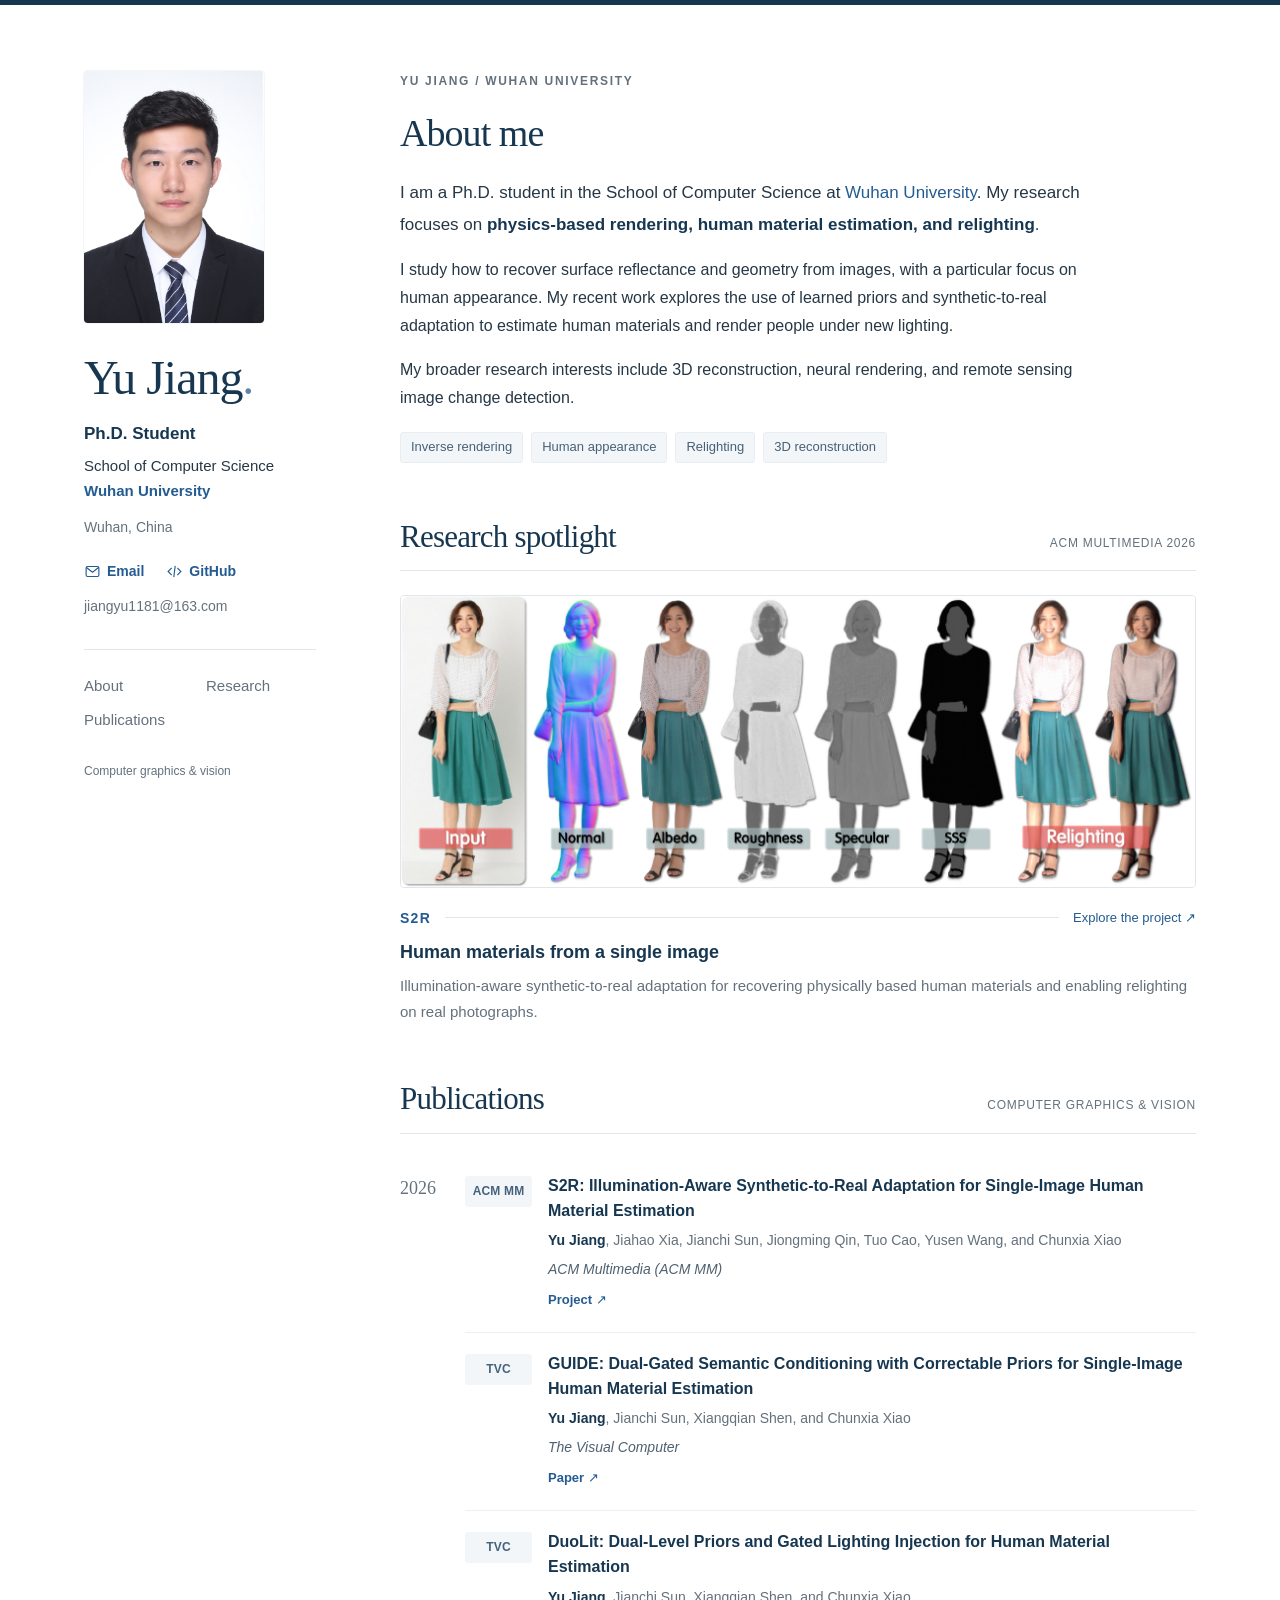
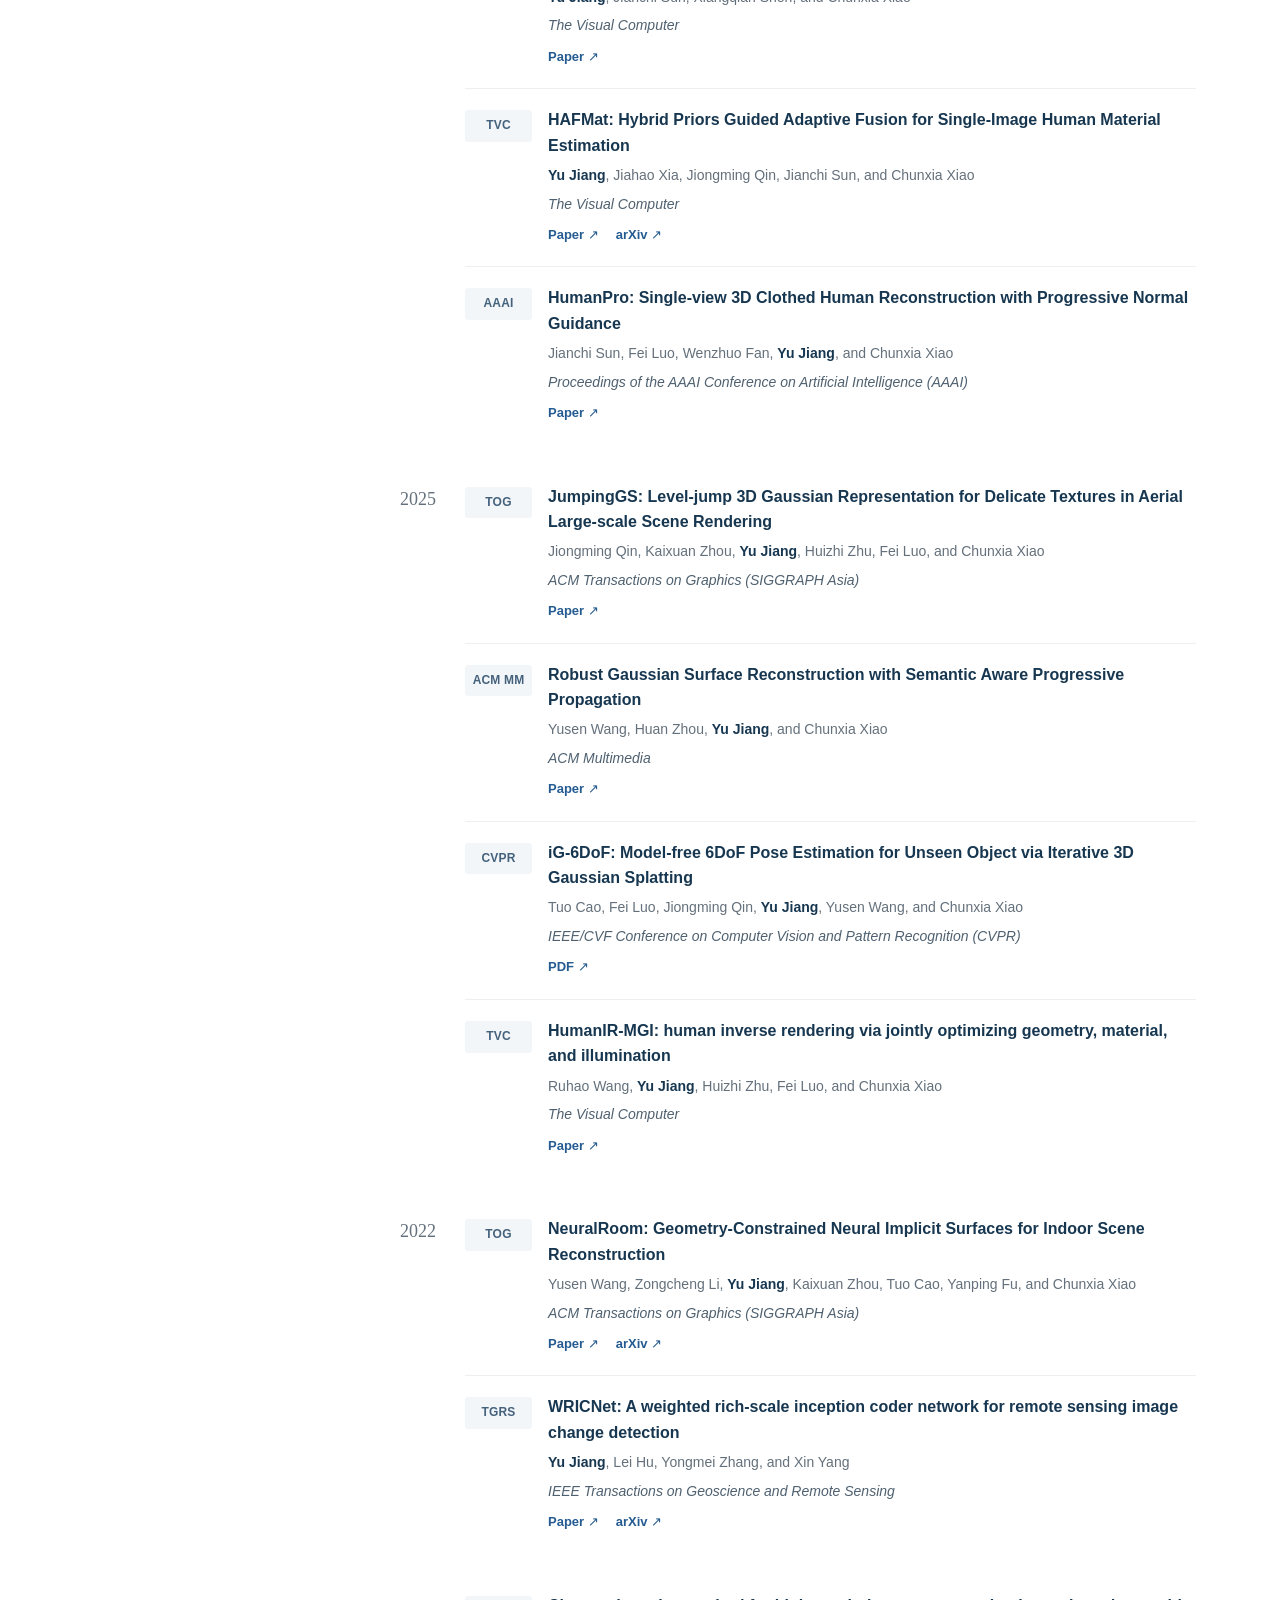
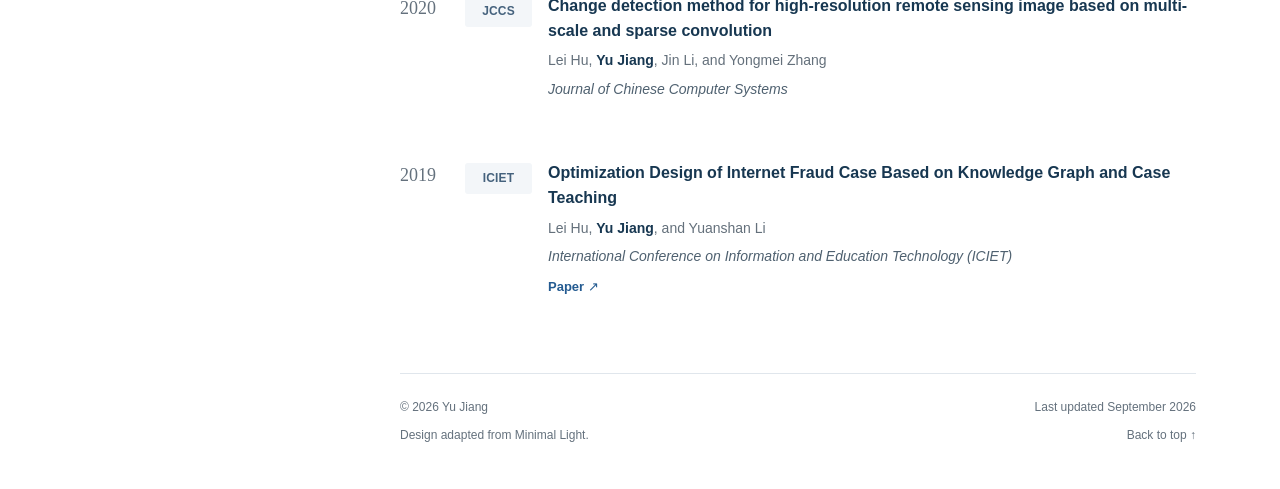
<file: index.html>
<!doctype html>
<html lang="en">
<head>
  <meta charset="utf-8">
  <meta name="viewport" content="width=device-width, initial-scale=1">
  <meta name="description" content="Yu Jiang is a Ph.D. student in Computer Science at Wuhan University. His research focuses on physics-based rendering, human material estimation, and relighting.">
  <meta name="theme-color" content="#173751">
  <meta property="og:type" content="website">
  <meta property="og:title" content="Yu Jiang | Wuhan University">
  <meta property="og:description" content="Research in human material estimation, physics-based rendering, and relighting.">
  <meta property="og:url" content="https://jiangyu1181.github.io/">
  <link rel="canonical" href="https://jiangyu1181.github.io/">
  <link rel="icon" href="assets/favicon.svg" type="image/svg+xml">
  <link rel="stylesheet" href="assets/style.css">
  <title>Yu Jiang | Wuhan University</title>
  <script type="application/ld+json">
  {"@context":"https://schema.org","@type":"Person","name":"Yu Jiang","url":"https://jiangyu1181.github.io/","image":"https://jiangyu1181.github.io/assets/yu-jiang.jpg","jobTitle":"Ph.D. Student in Computer Science","affiliation":{"@type":"CollegeOrUniversity","name":"Wuhan University"},"sameAs":["https://github.com/Jiangyu1181"],"knowsAbout":["Physics-based rendering","Human material estimation","Relighting"]}
  </script>
</head>
<body id="top">
  <a class="skip-link" href="#main">Skip to content</a>
  <div class="site-shell">
    <header class="profile">
      <a class="portrait-link" href="#about" aria-label="About Yu Jiang"><img class="portrait" src="assets/yu-jiang.jpg" alt="Portrait of Yu Jiang" width="2129" height="2981" fetchpriority="high"></a>
      <h1>Yu Jiang<span class="name-period" aria-hidden="true">.</span></h1>
      <p class="position">Ph.D. Student</p>
      <p class="affiliation">School of Computer Science<br><a href="https://en.whu.edu.cn/">Wuhan University</a></p>
      <p class="location">Wuhan, China</p>
      <div class="profile-links">
        <a href="mailto:jiangyu1181@163.com"><svg viewBox="0 0 24 24" fill="none" stroke="currentColor" stroke-width="1.6" aria-hidden="true"><rect x="3" y="5" width="18" height="14" rx="2"/><path d="m3 6 9 7 9-7"/></svg>Email</a>
        <a href="https://github.com/Jiangyu1181"><svg viewBox="0 0 24 24" fill="none" stroke="currentColor" stroke-width="1.6" aria-hidden="true"><path d="m8 7-5 5 5 5m8-10 5 5-5 5m-3-13-2 16"/></svg>GitHub</a>
      </div>
      <a class="email-address" href="mailto:jiangyu1181@163.com">jiangyu1181@163.com</a>
      <nav class="section-nav" aria-label="Page sections">
        <a href="#about">About</a>
        <a href="#research">Research</a>
        <a href="#publications">Publications</a>
      </nav>
      <p class="profile-footnote">Computer graphics &amp; vision</p>
    </header>

    <main id="main">
      <section id="about" class="about section">
        <p class="eyebrow">YU JIANG / WUHAN UNIVERSITY</p>
        <h2>About me</h2>
        <p class="intro">I am a Ph.D. student in the School of Computer Science at <a href="https://en.whu.edu.cn/">Wuhan University</a>. My research focuses on <strong>physics-based rendering, human material estimation, and relighting</strong>.</p>
        <p>I study how to recover surface reflectance and geometry from images, with a particular focus on human appearance. My recent work explores the use of learned priors and synthetic-to-real adaptation to estimate human materials and render people under new lighting.</p>
        <p>My broader research interests include 3D reconstruction, neural rendering, and remote sensing image change detection.</p>
        <div class="research-topics" aria-label="Research interests"><span>Inverse rendering</span><span>Human appearance</span><span>Relighting</span><span>3D reconstruction</span></div>
      </section>

      <section id="research" class="section featured-research">
        <div class="section-heading"><h2>Research spotlight</h2><span class="section-meta">ACM MULTIMEDIA 2026</span></div>
        <a href="S2R/" class="research-image"><img src="S2R/assets/teaser.jpg" width="6429" height="2351" alt="S2R recovers normal, albedo, roughness, specular, and subsurface scattering maps from a human image, then renders the person under new lighting."></a>
        <div class="spotlight-body">
          <div class="spotlight-name"><span>S2R</span><span class="spotlight-rule" aria-hidden="true"></span><a href="S2R/">Explore the project <span aria-hidden="true">↗</span></a></div>
          <h3>Human materials from a single image</h3>
          <p>Illumination-aware synthetic-to-real adaptation for recovering physically based human materials and enabling relighting on real photographs.</p>
        </div>
      </section>

      <section id="publications" class="section publications">
        <div class="section-heading"><h2>Publications</h2><span class="section-meta">COMPUTER GRAPHICS &amp; VISION</span></div>
        <div class="publication-year"><h3>2026</h3><div><article class="publication" id="s2r"><div class="pub-marker" aria-hidden="true">ACM MM</div><div class="pub-content"><h4><a href="S2R/">S2R: Illumination-Aware Synthetic-to-Real Adaptation for Single-Image Human Material Estimation</a></h4><p class="authors"><strong class="self-author">Yu Jiang</strong>, Jiahao Xia, Jianchi Sun, Jiongming Qin, Tuo Cao, Yusen Wang, and Chunxia Xiao</p><p class="venue">ACM Multimedia (ACM MM)</p><div class="paper-links" aria-label="Resources for S2R: Illumination-Aware Synthetic-to-Real Adaptation for Single-Image Human Material Estimation"><a href="S2R/">Project<span aria-hidden="true"> ↗</span></a></div></div></article>
<article class="publication" id="guide"><div class="pub-marker" aria-hidden="true">TVC</div><div class="pub-content"><h4><a href="https://link.springer.com/article/10.1007/s00371-026-04571-2">GUIDE: Dual-Gated Semantic Conditioning with Correctable Priors for Single-Image Human Material Estimation</a></h4><p class="authors"><strong class="self-author">Yu Jiang</strong>, Jianchi Sun, Xiangqian Shen, and Chunxia Xiao</p><p class="venue">The Visual Computer</p><div class="paper-links" aria-label="Resources for GUIDE: Dual-Gated Semantic Conditioning with Correctable Priors for Single-Image Human Material Estimation"><a href="https://link.springer.com/article/10.1007/s00371-026-04571-2">Paper<span aria-hidden="true"> ↗</span></a></div></div></article>
<article class="publication" id="duolit"><div class="pub-marker" aria-hidden="true">TVC</div><div class="pub-content"><h4><a href="https://link.springer.com/article/10.1007/s00371-026-04573-0">DuoLit: Dual-Level Priors and Gated Lighting Injection for Human Material Estimation</a></h4><p class="authors"><strong class="self-author">Yu Jiang</strong>, Jianchi Sun, Xiangqian Shen, and Chunxia Xiao</p><p class="venue">The Visual Computer</p><div class="paper-links" aria-label="Resources for DuoLit: Dual-Level Priors and Gated Lighting Injection for Human Material Estimation"><a href="https://link.springer.com/article/10.1007/s00371-026-04573-0">Paper<span aria-hidden="true"> ↗</span></a></div></div></article>
<article class="publication" id="hafmat"><div class="pub-marker" aria-hidden="true">TVC</div><div class="pub-content"><h4><a href="https://link.springer.com/article/10.1007/s00371-026-04588-7">HAFMat: Hybrid Priors Guided Adaptive Fusion for Single-Image Human Material Estimation</a></h4><p class="authors"><strong class="self-author">Yu Jiang</strong>, Jiahao Xia, Jiongming Qin, Jianchi Sun, and Chunxia Xiao</p><p class="venue">The Visual Computer</p><div class="paper-links" aria-label="Resources for HAFMat: Hybrid Priors Guided Adaptive Fusion for Single-Image Human Material Estimation"><a href="https://link.springer.com/article/10.1007/s00371-026-04588-7">Paper<span aria-hidden="true"> ↗</span></a><a href="https://arxiv.org/abs/2606.16323">arXiv<span aria-hidden="true"> ↗</span></a></div></div></article>
<article class="publication" id="humanpro"><div class="pub-marker" aria-hidden="true">AAAI</div><div class="pub-content"><h4><a href="https://ojs.aaai.org/index.php/AAAI/article/view/37875">HumanPro: Single-view 3D Clothed Human Reconstruction with Progressive Normal Guidance</a></h4><p class="authors">Jianchi Sun, Fei Luo, Wenzhuo Fan, <strong class="self-author">Yu Jiang</strong>, and Chunxia Xiao</p><p class="venue">Proceedings of the AAAI Conference on Artificial Intelligence (AAAI)</p><div class="paper-links" aria-label="Resources for HumanPro: Single-view 3D Clothed Human Reconstruction with Progressive Normal Guidance"><a href="https://ojs.aaai.org/index.php/AAAI/article/view/37875">Paper<span aria-hidden="true"> ↗</span></a></div></div></article></div></div>
<div class="publication-year"><h3>2025</h3><div><article class="publication" id="jumpinggs"><div class="pub-marker" aria-hidden="true">TOG</div><div class="pub-content"><h4><a href="https://doi.org/10.1145/3763347">JumpingGS: Level-jump 3D Gaussian Representation for Delicate Textures in Aerial Large-scale Scene Rendering</a></h4><p class="authors">Jiongming Qin, Kaixuan Zhou, <strong class="self-author">Yu Jiang</strong>, Huizhi Zhu, Fei Luo, and Chunxia Xiao</p><p class="venue">ACM Transactions on Graphics (SIGGRAPH Asia)</p><div class="paper-links" aria-label="Resources for JumpingGS: Level-jump 3D Gaussian Representation for Delicate Textures in Aerial Large-scale Scene Rendering"><a href="https://doi.org/10.1145/3763347">Paper<span aria-hidden="true"> ↗</span></a></div></div></article>
<article class="publication" id="gaussian-surface"><div class="pub-marker" aria-hidden="true">ACM MM</div><div class="pub-content"><h4><a href="https://doi.org/10.1145/3746027.3755649">Robust Gaussian Surface Reconstruction with Semantic Aware Progressive Propagation</a></h4><p class="authors">Yusen Wang, Huan Zhou, <strong class="self-author">Yu Jiang</strong>, and Chunxia Xiao</p><p class="venue">ACM Multimedia</p><div class="paper-links" aria-label="Resources for Robust Gaussian Surface Reconstruction with Semantic Aware Progressive Propagation"><a href="https://doi.org/10.1145/3746027.3755649">Paper<span aria-hidden="true"> ↗</span></a></div></div></article>
<article class="publication" id="ig6dof"><div class="pub-marker" aria-hidden="true">CVPR</div><div class="pub-content"><h4><a href="https://openaccess.thecvf.com/content/CVPR2025/papers/Cao_iG-6DoF_Model-free_6DoF_Pose_Estimation_for_Unseen_Object_via_Iterative_CVPR_2025_paper.pdf">iG-6DoF: Model-free 6DoF Pose Estimation for Unseen Object via Iterative 3D Gaussian Splatting</a></h4><p class="authors">Tuo Cao, Fei Luo, Jiongming Qin, <strong class="self-author">Yu Jiang</strong>, Yusen Wang, and Chunxia Xiao</p><p class="venue">IEEE/CVF Conference on Computer Vision and Pattern Recognition (CVPR)</p><div class="paper-links" aria-label="Resources for iG-6DoF: Model-free 6DoF Pose Estimation for Unseen Object via Iterative 3D Gaussian Splatting"><a href="https://openaccess.thecvf.com/content/CVPR2025/papers/Cao_iG-6DoF_Model-free_6DoF_Pose_Estimation_for_Unseen_Object_via_Iterative_CVPR_2025_paper.pdf">PDF<span aria-hidden="true"> ↗</span></a></div></div></article>
<article class="publication" id="humanir"><div class="pub-marker" aria-hidden="true">TVC</div><div class="pub-content"><h4><a href="https://link.springer.com/article/10.1007/s00371-025-04035-z">HumanIR-MGI: human inverse rendering via jointly optimizing geometry, material, and illumination</a></h4><p class="authors">Ruhao Wang, <strong class="self-author">Yu Jiang</strong>, Huizhi Zhu, Fei Luo, and Chunxia Xiao</p><p class="venue">The Visual Computer</p><div class="paper-links" aria-label="Resources for HumanIR-MGI: human inverse rendering via jointly optimizing geometry, material, and illumination"><a href="https://link.springer.com/article/10.1007/s00371-025-04035-z">Paper<span aria-hidden="true"> ↗</span></a></div></div></article></div></div>
<div class="publication-year"><h3>2022</h3><div><article class="publication" id="neuralroom"><div class="pub-marker" aria-hidden="true">TOG</div><div class="pub-content"><h4><a href="https://doi.org/10.1145/3550454.3555514">NeuralRoom: Geometry-Constrained Neural Implicit Surfaces for Indoor Scene Reconstruction</a></h4><p class="authors">Yusen Wang, Zongcheng Li, <strong class="self-author">Yu Jiang</strong>, Kaixuan Zhou, Tuo Cao, Yanping Fu, and Chunxia Xiao</p><p class="venue">ACM Transactions on Graphics (SIGGRAPH Asia)</p><div class="paper-links" aria-label="Resources for NeuralRoom: Geometry-Constrained Neural Implicit Surfaces for Indoor Scene Reconstruction"><a href="https://doi.org/10.1145/3550454.3555514">Paper<span aria-hidden="true"> ↗</span></a><a href="https://arxiv.org/abs/2210.06853">arXiv<span aria-hidden="true"> ↗</span></a></div></div></article>
<article class="publication" id="wricnet"><div class="pub-marker" aria-hidden="true">TGRS</div><div class="pub-content"><h4><a href="https://doi.org/10.1109/TGRS.2022.3145652">WRICNet: A weighted rich-scale inception coder network for remote sensing image change detection</a></h4><p class="authors"><strong class="self-author">Yu Jiang</strong>, Lei Hu, Yongmei Zhang, and Xin Yang</p><p class="venue">IEEE Transactions on Geoscience and Remote Sensing</p><div class="paper-links" aria-label="Resources for WRICNet: A weighted rich-scale inception coder network for remote sensing image change detection"><a href="https://doi.org/10.1109/TGRS.2022.3145652">Paper<span aria-hidden="true"> ↗</span></a><a href="https://arxiv.org/abs/2108.07955">arXiv<span aria-hidden="true"> ↗</span></a></div></div></article></div></div>
<div class="publication-year"><h3>2020</h3><div><article class="publication" id="change-detection"><div class="pub-marker" aria-hidden="true">JCCS</div><div class="pub-content"><h4>Change detection method for high-resolution remote sensing image based on multi-scale and sparse convolution</h4><p class="authors">Lei Hu, <strong class="self-author">Yu Jiang</strong>, Jin Li, and Yongmei Zhang</p><p class="venue">Journal of Chinese Computer Systems</p></div></article></div></div>
<div class="publication-year"><h3>2019</h3><div><article class="publication" id="knowledge-graph"><div class="pub-marker" aria-hidden="true">ICIET</div><div class="pub-content"><h4><a href="https://doi.org/10.1145/3323771.3323806">Optimization Design of Internet Fraud Case Based on Knowledge Graph and Case Teaching</a></h4><p class="authors">Lei Hu, <strong class="self-author">Yu Jiang</strong>, and Yuanshan Li</p><p class="venue">International Conference on Information and Education Technology (ICIET)</p><div class="paper-links" aria-label="Resources for Optimization Design of Internet Fraud Case Based on Knowledge Graph and Case Teaching"><a href="https://doi.org/10.1145/3323771.3323806">Paper<span aria-hidden="true"> ↗</span></a></div></div></article></div></div>
      </section>

      <footer class="site-footer"><p>© 2026 Yu Jiang<span>Last updated September 2026</span></p><p class="theme-credit">Design adapted from <a href="https://github.com/yaoyao-liu/minimal-light">Minimal Light</a>.<a class="back-top" href="#top">Back to top ↑</a></p></footer>
    </main>
  </div>
</body>
</html>
</file>
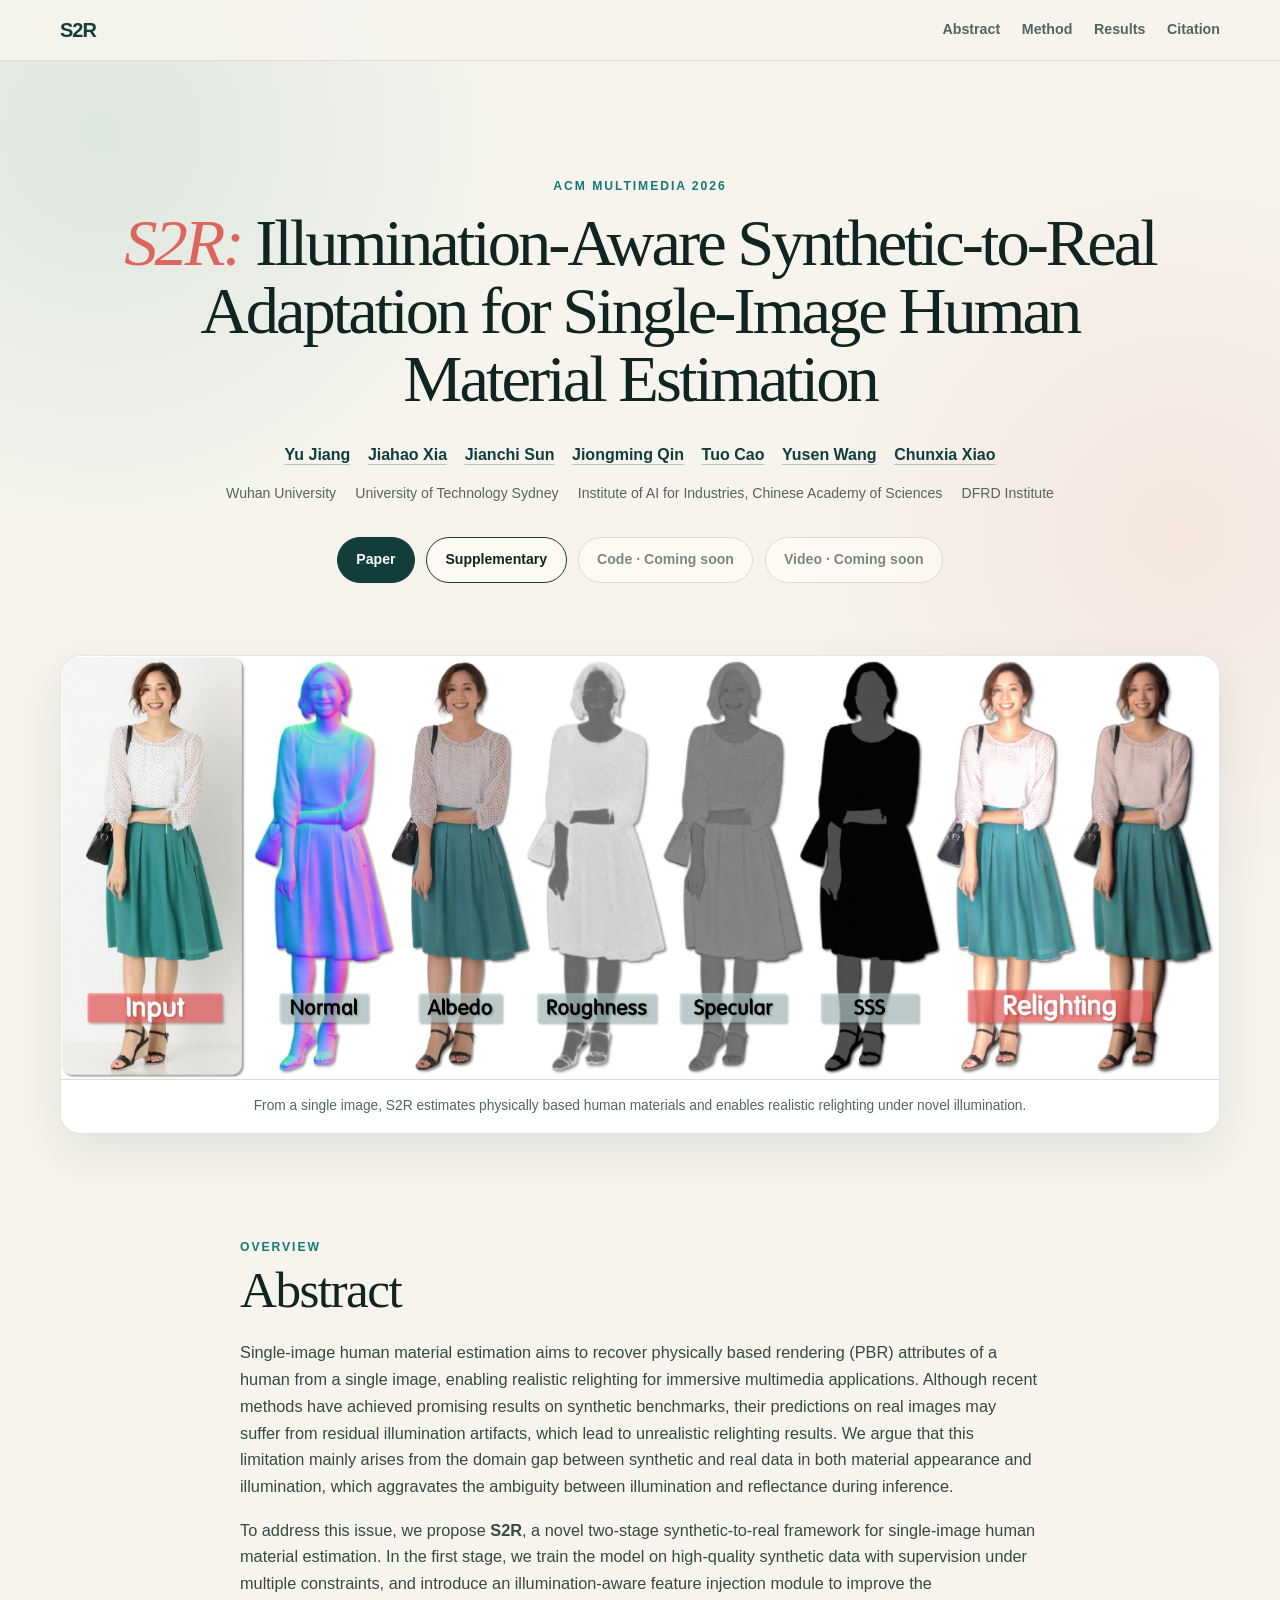
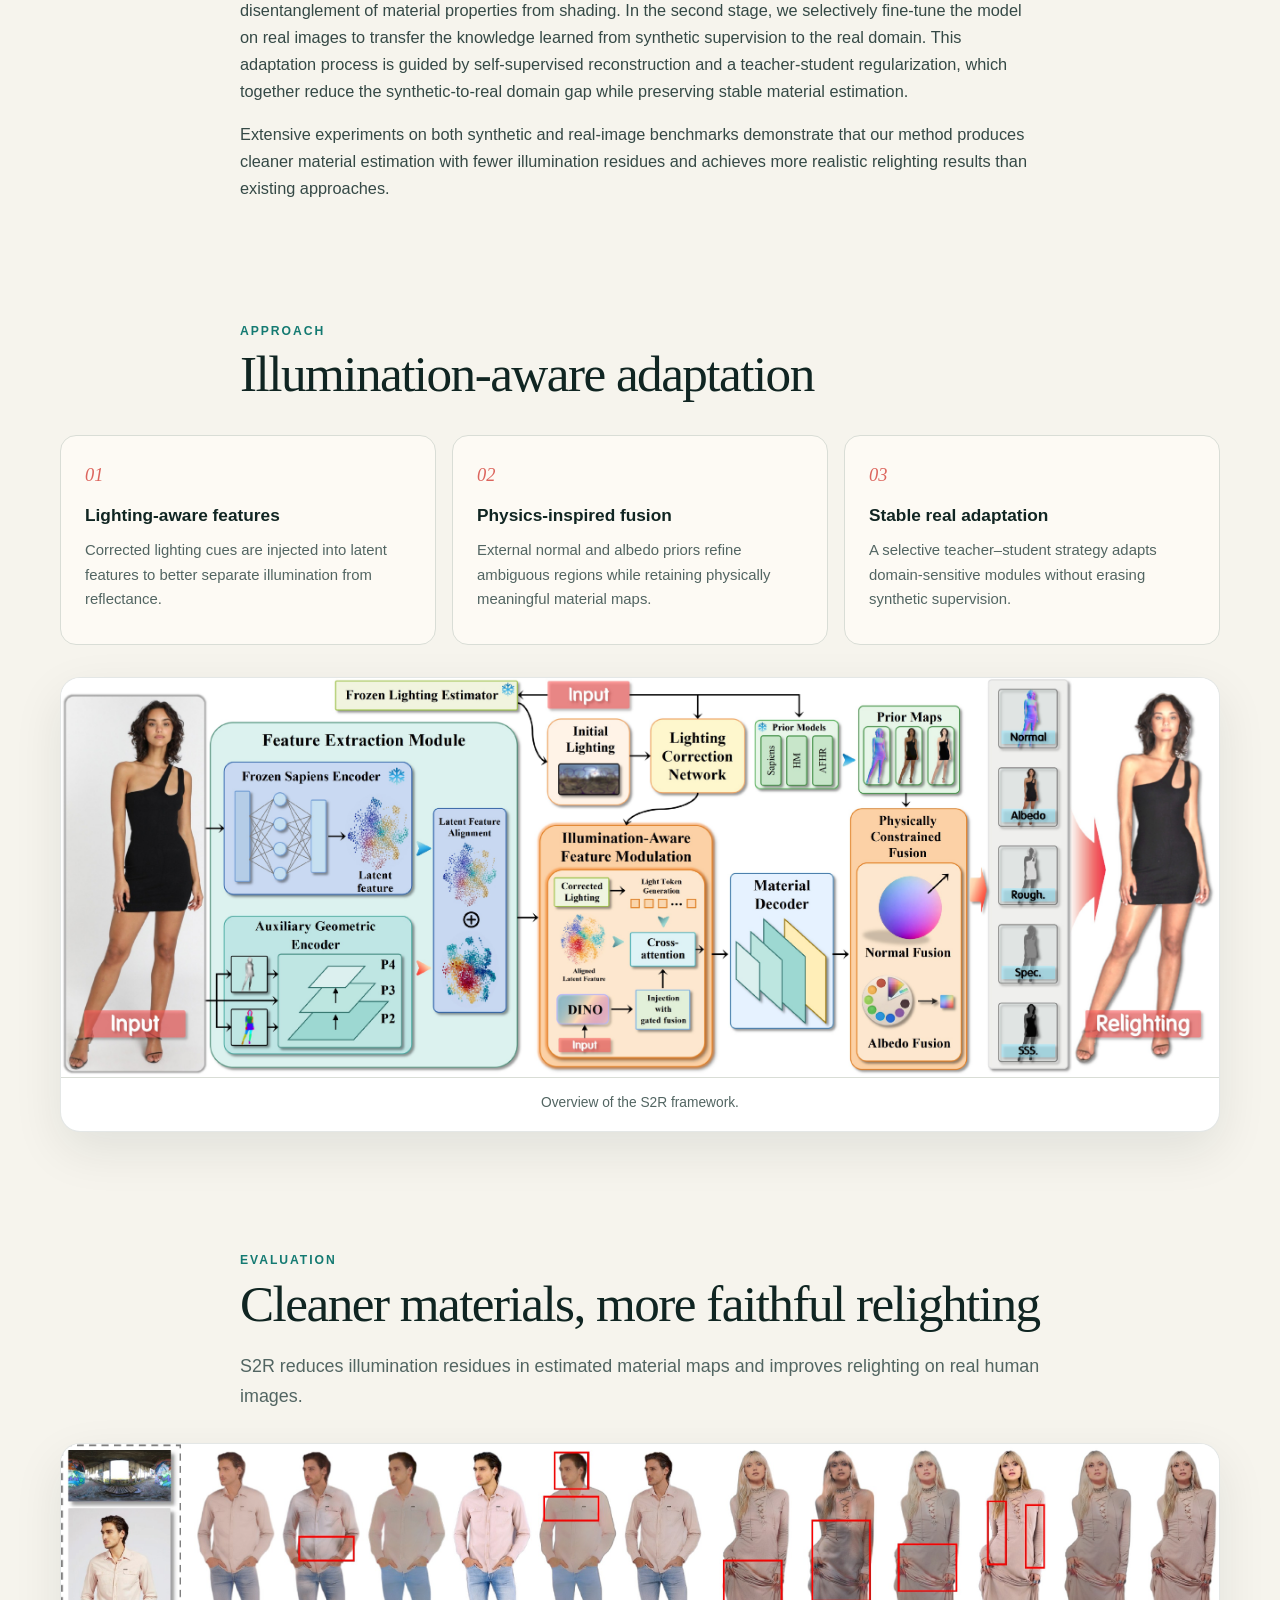
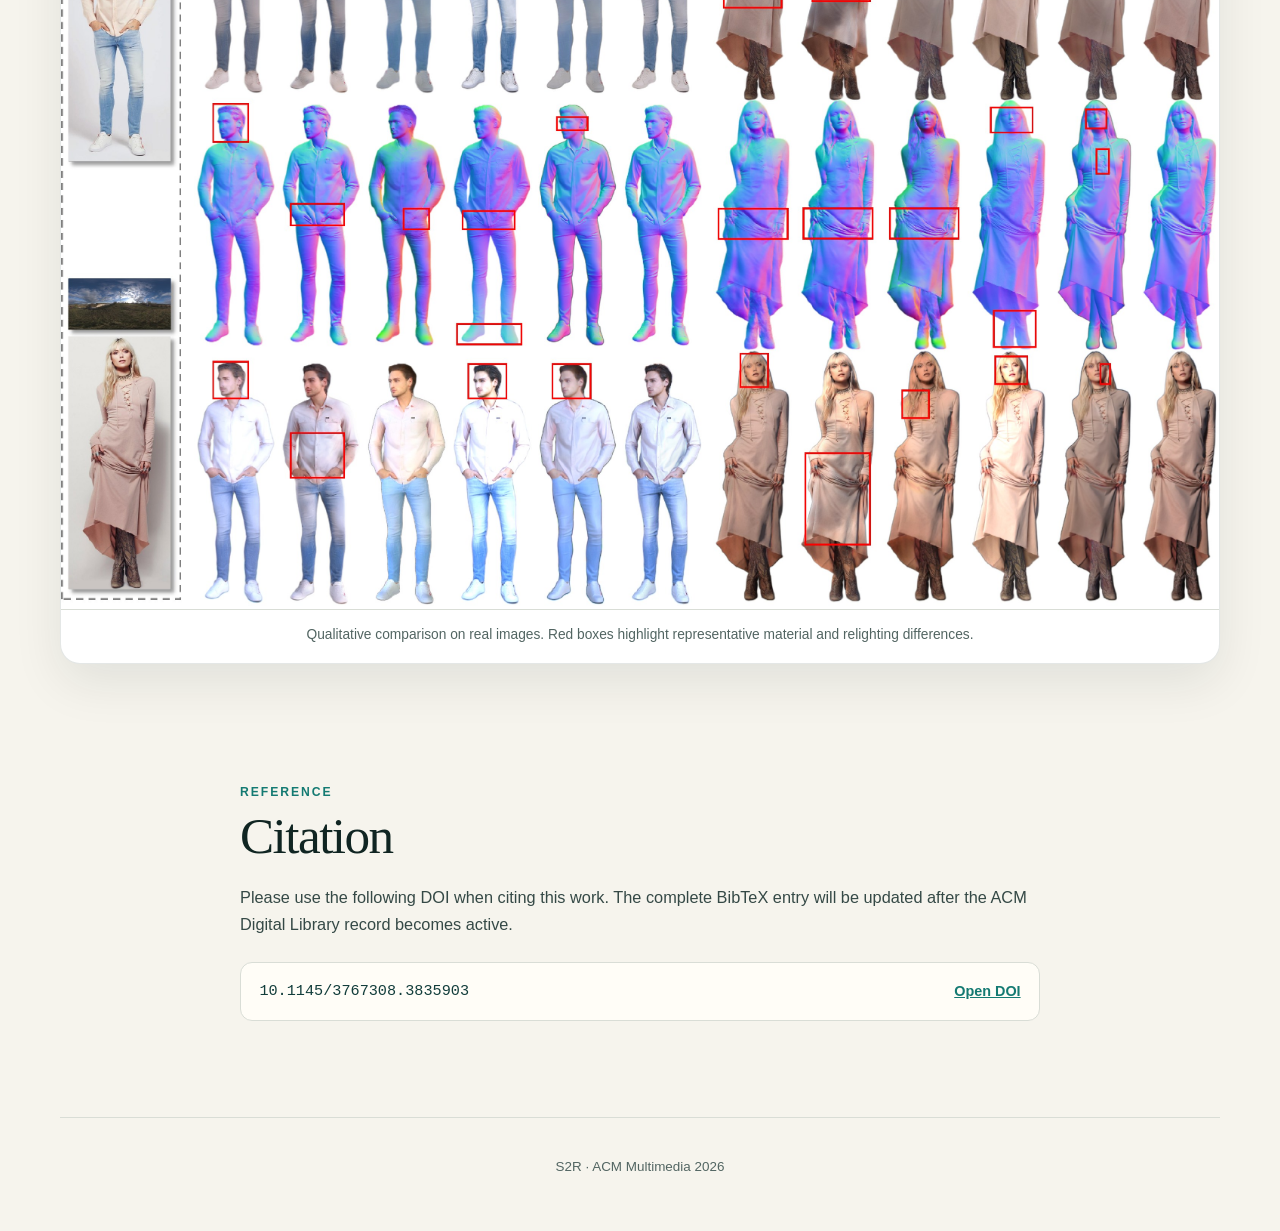
<file: S2R/index.html>
<!doctype html>
<html lang="en">
<head>
  <meta charset="utf-8">
  <meta name="viewport" content="width=device-width, initial-scale=1">
  <meta name="description" content="S2R: Illumination-Aware Synthetic-to-Real Adaptation for Single-Image Human Material Estimation. ACM Multimedia 2026.">
  <meta name="theme-color" content="#123d3b">
  <title>S2R | Single-Image Human Material Estimation</title>
  <link rel="stylesheet" href="styles.css">
</head>
<body>
  <header class="site-header">
    <a class="brand" href="#top" aria-label="S2R home">S2R</a>
    <nav aria-label="Page navigation">
      <a href="#abstract">Abstract</a>
      <a href="#method">Method</a>
      <a href="#results">Results</a>
      <a href="#citation">Citation</a>
    </nav>
  </header>

  <main id="top">
    <section class="hero">
      <div class="venue">ACM Multimedia 2026</div>
      <h1><span>S2R:</span> Illumination-Aware Synthetic-to-Real Adaptation for Single-Image Human Material Estimation</h1>

      <div class="authors" aria-label="Authors">
        <a href="mailto:jiangyu1181@whu.edu.cn">Yu Jiang</a>
        <a href="mailto:jiahao.xia-1@uts.edu.au">Jiahao Xia</a>
        <a href="mailto:sunjc0306@whu.edu.cn">Jianchi Sun</a>
        <a href="mailto:2022102110003@whu.edu.cn">Jiongming Qin</a>
        <a href="mailto:tcao@iaii.ac.cn">Tuo Cao</a>
        <a href="mailto:wangyusen@whu.edu.cn">Yusen Wang</a>
        <a href="mailto:cxxiao@whu.edu.cn">Chunxia Xiao</a>
      </div>

      <div class="affiliations">
        <span>Wuhan University</span>
        <span>University of Technology Sydney</span>
        <span>Institute of AI for Industries, Chinese Academy of Sciences</span>
        <span>DFRD Institute</span>
      </div>

      <div class="actions" aria-label="Project resources">
        <a class="button primary" href="https://doi.org/10.1145/3767308.3835903" target="_blank" rel="noreferrer">Paper</a>
        <a class="button" href="assets/S2R-Supplementary.pdf" target="_blank">Supplementary</a>
        <span class="button unavailable" aria-disabled="true">Code · Coming soon</span>
        <span class="button unavailable" aria-disabled="true">Video · Coming soon</span>
      </div>
    </section>

    <section class="figure hero-figure" aria-labelledby="teaser-caption">
      <img src="assets/teaser.jpg" alt="S2R takes a single human image and estimates normal, diffuse albedo, roughness, specular albedo, and subsurface scattering maps for relighting.">
      <p id="teaser-caption">From a single image, S2R estimates physically based human materials and enables realistic relighting under novel illumination.</p>
    </section>

    <section class="content" id="abstract">
      <div class="section-label">Overview</div>
      <h2>Abstract</h2>
      <p>Single-image human material estimation aims to recover physically based rendering (PBR) attributes of a human from a single image, enabling realistic relighting for immersive multimedia applications. Although recent methods have achieved promising results on synthetic benchmarks, their predictions on real images may suffer from residual illumination artifacts, which lead to unrealistic relighting results. We argue that this limitation mainly arises from the domain gap between synthetic and real data in both material appearance and illumination, which aggravates the ambiguity between illumination and reflectance during inference.</p>
      <p>To address this issue, we propose <strong>S2R</strong>, a novel two-stage synthetic-to-real framework for single-image human material estimation. In the first stage, we train the model on high-quality synthetic data with supervision under multiple constraints, and introduce an illumination-aware feature injection module to improve the disentanglement of material properties from shading. In the second stage, we selectively fine-tune the model on real images to transfer the knowledge learned from synthetic supervision to the real domain. This adaptation process is guided by self-supervised reconstruction and a teacher-student regularization, which together reduce the synthetic-to-real domain gap while preserving stable material estimation.</p>
      <p>Extensive experiments on both synthetic and real-image benchmarks demonstrate that our method produces cleaner material estimation with fewer illumination residues and achieves more realistic relighting results than existing approaches.</p>
    </section>

    <section class="content" id="method">
      <div class="section-label">Approach</div>
      <h2>Illumination-aware adaptation</h2>
      <div class="highlights">
        <article>
          <span>01</span>
          <h3>Lighting-aware features</h3>
          <p>Corrected lighting cues are injected into latent features to better separate illumination from reflectance.</p>
        </article>
        <article>
          <span>02</span>
          <h3>Physics-inspired fusion</h3>
          <p>External normal and albedo priors refine ambiguous regions while retaining physically meaningful material maps.</p>
        </article>
        <article>
          <span>03</span>
          <h3>Stable real adaptation</h3>
          <p>A selective teacher–student strategy adapts domain-sensitive modules without erasing synthetic supervision.</p>
        </article>
      </div>
      <figure class="figure wide">
        <img src="assets/method.jpg" alt="Overview of the S2R architecture, including feature extraction, illumination-aware feature modulation, material decoding, and physically constrained fusion.">
        <figcaption>Overview of the S2R framework.</figcaption>
      </figure>
    </section>

    <section class="content" id="results">
      <div class="section-label">Evaluation</div>
      <h2>Cleaner materials, more faithful relighting</h2>
      <p class="lead">S2R reduces illumination residues in estimated material maps and improves relighting on real human images.</p>
      <figure class="figure wide">
        <img src="assets/results.jpg" alt="Qualitative material estimation and relighting comparisons on real images across multiple baseline methods and S2R.">
        <figcaption>Qualitative comparison on real images. Red boxes highlight representative material and relighting differences.</figcaption>
      </figure>
    </section>

    <section class="content citation" id="citation">
      <div class="section-label">Reference</div>
      <h2>Citation</h2>
      <p>Please use the following DOI when citing this work. The complete BibTeX entry will be updated after the ACM Digital Library record becomes active.</p>
      <div class="doi-row">
        <code>10.1145/3767308.3835903</code>
        <a href="https://doi.org/10.1145/3767308.3835903" target="_blank" rel="noreferrer">Open DOI</a>
      </div>
    </section>
  </main>

  <footer>
    <p>S2R · ACM Multimedia 2026</p>
  </footer>
</body>
</html>
</file>
<file: assets/style.css>
/* A custom static adaptation of Minimal Light (CC0-1.0). */
:root {
  color-scheme: light;
  --ink: #263746;
  --navy: #173751;
  --blue: #245b91;
  --muted: #64717d;
  --line: #e0e6ec;
  --wash: #f3f6f9;
  --white: #fff;
  --serif: Georgia, "Times New Roman", serif;
  --sans: -apple-system, BlinkMacSystemFont, "Segoe UI", Arial, sans-serif;
}
* { box-sizing: border-box; }
html { scroll-behavior: smooth; scroll-padding-top: 2rem; }
body { margin: 0; background: var(--white); color: var(--ink); font: 1rem/1.75 var(--sans); -webkit-font-smoothing: antialiased; }
body::before { content: ""; display: block; height: 5px; background: var(--navy); }
::selection { color: var(--navy); background: #dce9f5; }
a { color: var(--blue); text-decoration: none; text-underline-offset: .2em; }
a:hover { text-decoration: underline; }
a:focus-visible, summary:focus-visible { outline: 2px solid var(--blue); outline-offset: 5px; border-radius: 2px; }
img { display: block; max-width: 100%; height: auto; }
p { margin: 0 0 1rem; }
h1, h2, h3, h4 { color: var(--navy); margin: 0; }
.site-shell { max-width: 1216px; margin: 0 auto; padding: 66px 52px 32px; display: grid; grid-template-columns: 232px minmax(0, 1fr); gap: 76px; align-items: start; }
.profile { position: sticky; top: 42px; }
.portrait-link { display: block; width: 180px; margin-bottom: 27px; }
.portrait { width: 180px; aspect-ratio: 2129/2981; object-fit: cover; border-radius: 4px; background: var(--wash); box-shadow: 0 0 0 1px #1737510d; }
.profile h1 { font: 500 3rem/1.15 var(--serif); letter-spacing: -.065rem; margin: 0 0 14px; }
.name-period { color: #5d85ac; }
.position { margin: 0 0 4px; font-size: 1.0625rem; font-weight: 600; color: var(--navy); }
.affiliation { line-height: 1.7; margin-bottom: 11px; font-size: .9375rem; }
.affiliation a { font-weight: 600; }
.location { color: var(--muted); font-size: .875rem; margin-bottom: 20px; }
.profile-links { display: flex; gap: 22px; margin-bottom: 8px; }
.profile-links a { display: flex; align-items: center; gap: 6px; font-size: .875rem; font-weight: 600; }
.profile-links svg { width: 17px; height: 17px; }
.email-address { font-size: .875rem; color: var(--muted); overflow-wrap: anywhere; }
.section-nav { border-top: 1px solid var(--line); margin-top: 29px; padding-top: 23px; display: grid; grid-template-columns: 1fr 1fr; gap: 8px 12px; }
.section-nav a { color: var(--muted); width: fit-content; font-size: .9375rem; transition: color .15s; }
.section-nav a:hover { color: var(--blue); }
.profile-footnote { font: .75rem/1.6 var(--sans); margin: 29px 0 0; color: var(--muted); }
main { min-width: 0; }
.section { margin-bottom: 54px; scroll-margin-top: 28px; }
.eyebrow { color: var(--muted); font-size: .75rem; letter-spacing: .14em; font-weight: 600; margin: 0 0 17px; }
h2 { font: 500 1.9375rem/1.3 var(--serif); letter-spacing: -.025em; }
.about h2 { margin-bottom: 19px; font-size: 2.375rem; }
.about .intro { font-size: 1.0625rem; line-height: 1.85; }
.about p:not(.eyebrow) { max-width: 720px; }
.about strong { font-weight: 600; color: var(--navy); }
.research-topics { display: flex; flex-wrap: wrap; gap: 8px; padding-top: 4px; }
.research-topics span { padding: 3px 10px; background: var(--wash); border: 1px solid #e8edf2; border-radius: 3px; color: #466076; font-size: .8125rem; }
.section-heading { display: flex; align-items: baseline; justify-content: space-between; gap: 20px; border-bottom: 1px solid var(--line); padding-bottom: 13px; margin-bottom: 24px; }
.section-meta { font-size: .75rem; color: var(--muted); letter-spacing: .06em; line-height: 1.6; text-align: right; }
.research-image { display: block; overflow: hidden; border: 1px solid var(--line); border-radius: 4px; background: #fafbfc; }
.research-image img { width: 100%; }
.research-image:focus-visible { outline-offset: 4px; }
.spotlight-body { padding: 18px 0 0; }
.spotlight-name { display: flex; align-items: center; gap: 14px; margin-bottom: 8px; }
.spotlight-name > span:first-child { font-size: .875rem; font-weight: 700; color: var(--blue); letter-spacing: .09em; }
.spotlight-rule { flex: 1; height: 1px; background: var(--line); }
.spotlight-name a { font-size: .8125rem; white-space: nowrap; }
.spotlight-body h3 { font-size: 1.125rem; line-height: 1.6; font-weight: 600; }
.spotlight-body p { color: var(--muted); margin: 6px 0 0; font-size: .9375rem; }
.publication-year { display: grid; grid-template-columns: 48px minmax(0, 1fr); gap: 17px; margin-bottom: 24px; }
.publication-year > h3 { font: 500 1.125rem/1.45 var(--serif); padding-top: 17px; color: var(--muted); }
.publication { display: grid; grid-template-columns: 67px minmax(0, 1fr); gap: 16px; padding: 18px 0 20px; border-bottom: 1px solid #edf0f3; }
.publication-year .publication:first-child { padding-top: 15px; }
.publication-year .publication:last-child { border-bottom: 0; }
.pub-marker { background: var(--wash); color: #45627d; font: 600 .75rem/1.45 var(--sans); letter-spacing: .015em; text-align: center; border-radius: 3px; align-self: start; padding: 7px 3px; margin-top: 3px; overflow-wrap: anywhere; }
.pub-content { min-width: 0; }
.publication h4 { font-size: 1rem; font-weight: 600; line-height: 1.58; margin: 0 0 6px; overflow-wrap: break-word; }
.publication h4 a { color: var(--navy); }
.publication h4 a:hover { color: var(--blue); }
.authors { font-size: .875rem; line-height: 1.7; color: #64707b; margin: 0 0 5px; }
.self-author { color: var(--navy); font-weight: 650; }
.venue { font-size: .875rem; line-height: 1.65; color: #4f6170; margin: 0; font-style: italic; }
.publication-note { display: block; font-style: normal; color: var(--muted); margin-top: 4px; font-size: .8125rem; }
.paper-links { display: flex; flex-wrap: wrap; gap: 17px; margin-top: 8px; }
.paper-links a { font-size: .8125rem; font-weight: 600; }
.paper-links span { font-weight: 400; }
.additional-publications { border: 1px solid var(--line); border-radius: 4px; margin-top: 18px; }
.additional-publications summary { padding: 14px 17px; cursor: pointer; color: var(--navy); font-size: .9375rem; }
.summary-count { float: right; color: var(--muted); font-size: .8125rem; padding-left: 10px; }
.additional-body { padding: 6px 18px 0; }
.additional-body .publication { grid-template-columns: minmax(0, 1fr); }
.additional-body .pub-marker { display: none; }
.timeline { display: grid; gap: 25px; }
.timeline-item { display: grid; grid-template-columns: 116px minmax(0, 1fr); gap: 21px; }
.item-date { color: var(--muted); font-size: .8125rem; margin: 2px 0 0; }
.timeline h3 { font-size: 1rem; line-height: 1.6; font-weight: 600; margin: 0 0 3px; }
.timeline p:not(.item-date) { font-size: .9375rem; line-height: 1.75; margin: 0; }
.timeline .muted { color: var(--muted); font-size: .875rem !important; }
.timeline .detail { color: var(--muted); font-size: .875rem !important; margin-top: 5px !important; }
.section-description { color: var(--muted); font-size: .9375rem; margin-top: -6px; margin-bottom: 23px; }
.awards { list-style: none; padding: 0; margin: 0; display: grid; gap: 19px; }
.awards li { display: grid; grid-template-columns: 116px minmax(0, 1fr); gap: 21px; }
.awards time { color: var(--muted); font-size: .8125rem; padding-top: 2px; }
.awards strong { font-size: .9375rem; color: var(--navy); font-weight: 600; }
.awards span { display: block; color: var(--muted); font-size: .875rem; }
.site-footer { padding: 23px 0 4px; border-top: 1px solid var(--line); color: var(--muted); font-size: .75rem; }
.site-footer p { margin: 0 0 7px; }
.site-footer p:first-child { display: flex; justify-content: space-between; gap: 16px; flex-wrap: wrap; }
.theme-credit { font-size: .75rem; }
.theme-credit a { color: var(--muted); }
.back-top { float: right; font-size: .75rem; }
.skip-link { position: fixed; top: -100px; left: 20px; background: white; padding: 10px 18px; z-index: 10; }
.skip-link:focus { top: 10px; }
@media (min-width: 1200px) { .site-shell { gap: 84px; } }
@media (max-width: 1024px) {
  .site-shell { padding: 48px 32px 24px; grid-template-columns: 206px minmax(0, 1fr); gap: 42px; }
  .section-meta { max-width: 150px; }
  .publication-year { grid-template-columns: 42px minmax(0, 1fr); gap: 12px; }
  .publication { grid-template-columns: minmax(0, 1fr); gap: 7px; }
  .pub-marker { width: fit-content; padding: 3px 7px; margin: 0; }
}
@media (max-width: 760px) {
  html { scroll-padding-top: 1rem; }
  .site-shell { display: block; padding: 34px 24px 24px; }
  .profile { position: static; display: grid; grid-template-columns: 112px minmax(0, 1fr); column-gap: 24px; align-items: start; padding-bottom: 25px; margin-bottom: 34px; border-bottom: 1px solid var(--line); }
  .portrait-link { grid-column: 1; grid-row: 1 / 7; width: 112px; margin: 0; }
  .portrait { width: 112px; }
  .profile h1 { grid-column: 2; font-size: 2.4375rem; margin: 0 0 7px; }
  .position, .affiliation, .location, .profile-links, .email-address { grid-column: 2; }
  .position { font-size: .9375rem; }
  .affiliation { font-size: .8125rem; margin-bottom: 6px; }
  .location { font-size: .8125rem; margin-bottom: 10px; }
  .profile-links { gap: 18px; margin-bottom: 7px; }
  .email-address { font-size: .75rem; }
  .section-nav { grid-column: 1 / -1; display: flex; flex-wrap: wrap; gap: 8px 21px; border: 0; padding: 0; margin-top: 25px; }
  .section-nav a { font-size: .875rem; }
  .profile-footnote { display: none; }
  .about h2 { font-size: 2rem; }
  .eyebrow { font-size: .75rem; margin-bottom: 12px; }
  .about .intro { font-size: 1rem; }
  .section { margin-bottom: 40px; }
  .section-heading { margin-bottom: 18px; }
  h2 { font-size: 1.6875rem; }
  .section-meta { font-size: .75rem; max-width: 140px; }
  .publication-year { grid-template-columns: 40px minmax(0, 1fr); gap: 12px; }
  .publication { padding-bottom: 18px; }
  .timeline-item, .awards li { grid-template-columns: 102px minmax(0, 1fr); gap: 15px; }
  .additional-body { padding: 3px 13px 0; }
}
@media (max-width: 420px) {
  .site-shell { padding-left: 20px; padding-right: 20px; }
  .profile { grid-template-columns: 88px minmax(0, 1fr); column-gap: 18px; }
  .portrait-link, .portrait { width: 88px; }
  .profile h1 { font-size: 2.125rem; }
  .section-meta { max-width: 95px; }
  .publication-year { display: block; }
  .publication-year > h3 { border-bottom: 1px solid var(--line); padding: 0 0 6px; }
  .timeline-item { display: block; }
  .item-date { margin-bottom: 5px; }
  .awards li { grid-template-columns: 73px minmax(0, 1fr); gap: 12px; }
  .summary-count { float: none; display: block; padding-left: 17px; }
  .back-top { float: none; display: block; margin-top: 10px; }
}
@media (prefers-reduced-motion: reduce) { html { scroll-behavior: auto; } * { transition: none !important; } }
@media (max-height: 850px) and (min-width: 761px) { .profile { position: static; } }
@media print {
  body::before, .section-nav, .profile-footnote, .skip-link, .back-top { display: none; }
  .site-shell { display: block; padding: 0; max-width: none; }
  .profile { position: static; margin-bottom: 30px; }
  .portrait-link { float: right; width: 90px; }
  .portrait { width: 90px; }
  .profile h1 { font-size: 2rem; }
  .section { margin-bottom: 26px; }
  .publication, .timeline-item, .awards li { break-inside: avoid; }
  .site-footer { margin-top: 20px; }
}
</file>
<file: S2R/styles.css>
:root {
  --ink: #102522;
  --muted: #526562;
  --paper: #f6f4ed;
  --panel: #fffdf7;
  --line: #d9ddd6;
  --teal: #147a72;
  --teal-dark: #123d3b;
  --coral: #dc655d;
  --shadow: 0 18px 50px rgba(16, 37, 34, 0.09);
}

* {
  box-sizing: border-box;
}

html {
  scroll-behavior: smooth;
}

body {
  margin: 0;
  color: var(--ink);
  background:
    radial-gradient(circle at 8% 3%, rgba(20, 122, 114, 0.11), transparent 26rem),
    radial-gradient(circle at 92% 12%, rgba(220, 101, 93, 0.10), transparent 24rem),
    var(--paper);
  font-family: Inter, Avenir, "Segoe UI", Helvetica, Arial, sans-serif;
  line-height: 1.65;
}

a {
  color: inherit;
}

.site-header {
  position: sticky;
  top: 0;
  z-index: 10;
  display: flex;
  align-items: center;
  justify-content: space-between;
  padding: 0.85rem max(1.25rem, calc((100vw - 1160px) / 2));
  border-bottom: 1px solid rgba(16, 37, 34, 0.10);
  background: rgba(246, 244, 237, 0.88);
  backdrop-filter: blur(14px);
}

.brand {
  color: var(--teal-dark);
  font-size: 1.25rem;
  font-weight: 850;
  letter-spacing: -0.05em;
  text-decoration: none;
}

nav {
  display: flex;
  gap: 1.35rem;
}

nav a {
  color: var(--muted);
  font-size: 0.89rem;
  font-weight: 650;
  text-decoration: none;
}

nav a:hover,
nav a:focus-visible {
  color: var(--teal);
}

main {
  overflow: hidden;
}

.hero,
.content,
.figure,
footer {
  width: min(1160px, calc(100% - 2.5rem));
  margin-inline: auto;
}

.hero {
  padding: clamp(4.5rem, 9vw, 8.5rem) 0 3rem;
  text-align: center;
}

.venue,
.section-label {
  color: var(--teal);
  font-size: 0.76rem;
  font-weight: 800;
  letter-spacing: 0.16em;
  text-transform: uppercase;
}

h1 {
  max-width: 1050px;
  margin: 0.8rem auto 1.8rem;
  font-family: Georgia, "Times New Roman", serif;
  font-size: clamp(2.35rem, 5.2vw, 5rem);
  font-weight: 500;
  letter-spacing: -0.045em;
  line-height: 1.02;
}

h1 span {
  color: var(--coral);
  font-style: italic;
}

.authors {
  display: flex;
  flex-wrap: wrap;
  justify-content: center;
  gap: 0.3rem 1.1rem;
  max-width: 900px;
  margin: 0 auto;
}

.authors a {
  color: var(--teal-dark);
  font-weight: 720;
  text-underline-offset: 0.22em;
  text-decoration-color: rgba(20, 122, 114, 0.35);
}

.affiliations {
  display: flex;
  flex-wrap: wrap;
  justify-content: center;
  gap: 0.15rem 1.2rem;
  max-width: 940px;
  margin: 0.85rem auto 0;
  color: var(--muted);
  font-size: 0.88rem;
}

.actions {
  display: flex;
  flex-wrap: wrap;
  justify-content: center;
  gap: 0.7rem;
  margin-top: 2rem;
}

.button {
  display: inline-flex;
  align-items: center;
  justify-content: center;
  min-height: 2.8rem;
  padding: 0.65rem 1.15rem;
  border: 1px solid var(--teal-dark);
  border-radius: 999px;
  background: rgba(255, 253, 247, 0.65);
  font-size: 0.88rem;
  font-weight: 750;
  text-decoration: none;
  transition: transform 160ms ease, box-shadow 160ms ease, background 160ms ease;
}

a.button:hover,
a.button:focus-visible {
  transform: translateY(-2px);
  box-shadow: 0 8px 20px rgba(16, 37, 34, 0.12);
}

.button.primary {
  color: white;
  background: var(--teal-dark);
}

.button.unavailable {
  border-color: var(--line);
  color: #7b8784;
  cursor: default;
}

.figure {
  overflow: hidden;
  margin-top: 1.5rem;
  border: 1px solid rgba(16, 37, 34, 0.11);
  border-radius: 20px;
  background: white;
  box-shadow: var(--shadow);
}

.figure img {
  display: block;
  width: 100%;
  height: auto;
}

.figure p,
.figure figcaption {
  margin: 0;
  padding: 0.9rem 1.2rem 1rem;
  border-top: 1px solid var(--line);
  color: var(--muted);
  font-size: 0.86rem;
  text-align: center;
}

.content {
  padding: clamp(4rem, 8vw, 7rem) 0 0;
}

.content > p,
.content > h2,
.content > .section-label,
.citation > .doi-row {
  max-width: 800px;
  margin-inline: auto;
}

h2 {
  margin-top: 0.35rem;
  margin-bottom: 1.25rem;
  font-family: Georgia, "Times New Roman", serif;
  font-size: clamp(2rem, 4vw, 3.25rem);
  font-weight: 500;
  letter-spacing: -0.03em;
  line-height: 1.1;
}

.content > p {
  color: #354946;
  font-size: 1.02rem;
}

.content > p + p {
  margin-top: 1rem;
}

.content .lead {
  margin-bottom: 2rem;
  color: var(--muted);
  font-size: 1.12rem;
}

.highlights {
  display: grid;
  grid-template-columns: repeat(3, 1fr);
  gap: 1rem;
  margin: 2rem 0 1.5rem;
}

.highlights article {
  min-height: 210px;
  padding: 1.5rem;
  border: 1px solid var(--line);
  border-radius: 16px;
  background: rgba(255, 253, 247, 0.78);
}

.highlights article > span {
  color: var(--coral);
  font-family: Georgia, "Times New Roman", serif;
  font-size: 1.15rem;
  font-style: italic;
}

h3 {
  margin: 0.7rem 0 0.55rem;
  font-size: 1.08rem;
}

.highlights p {
  margin: 0;
  color: var(--muted);
  font-size: 0.93rem;
}

.wide {
  width: 100%;
  margin-top: 2rem;
}

.citation {
  padding-bottom: 6rem;
}

.doi-row {
  display: flex;
  align-items: center;
  justify-content: space-between;
  gap: 1rem;
  margin-top: 1.5rem;
  padding: 1rem 1.15rem;
  border: 1px solid var(--line);
  border-radius: 12px;
  background: var(--panel);
}

.doi-row code {
  overflow-wrap: anywhere;
  color: var(--teal-dark);
  font-size: 0.95rem;
}

.doi-row a {
  flex: none;
  color: var(--teal);
  font-size: 0.9rem;
  font-weight: 750;
}

footer {
  padding: 1.5rem 0 2.5rem;
  border-top: 1px solid var(--line);
  color: var(--muted);
  font-size: 0.84rem;
  text-align: center;
}

@media (max-width: 760px) {
  .site-header {
    padding-inline: 1rem;
  }

  nav {
    gap: 0.8rem;
  }

  nav a:nth-child(2),
  nav a:nth-child(3) {
    display: none;
  }

  .hero,
  .content,
  .figure,
  footer {
    width: min(100% - 1.25rem, 1160px);
  }

  .hero {
    padding-top: 4rem;
  }

  .highlights {
    grid-template-columns: 1fr;
  }

  .highlights article {
    min-height: auto;
  }

  .figure {
    border-radius: 12px;
  }

  .doi-row {
    align-items: flex-start;
    flex-direction: column;
  }
}

@media (prefers-reduced-motion: reduce) {
  html {
    scroll-behavior: auto;
  }

  .button {
    transition: none;
  }
}
</file>
